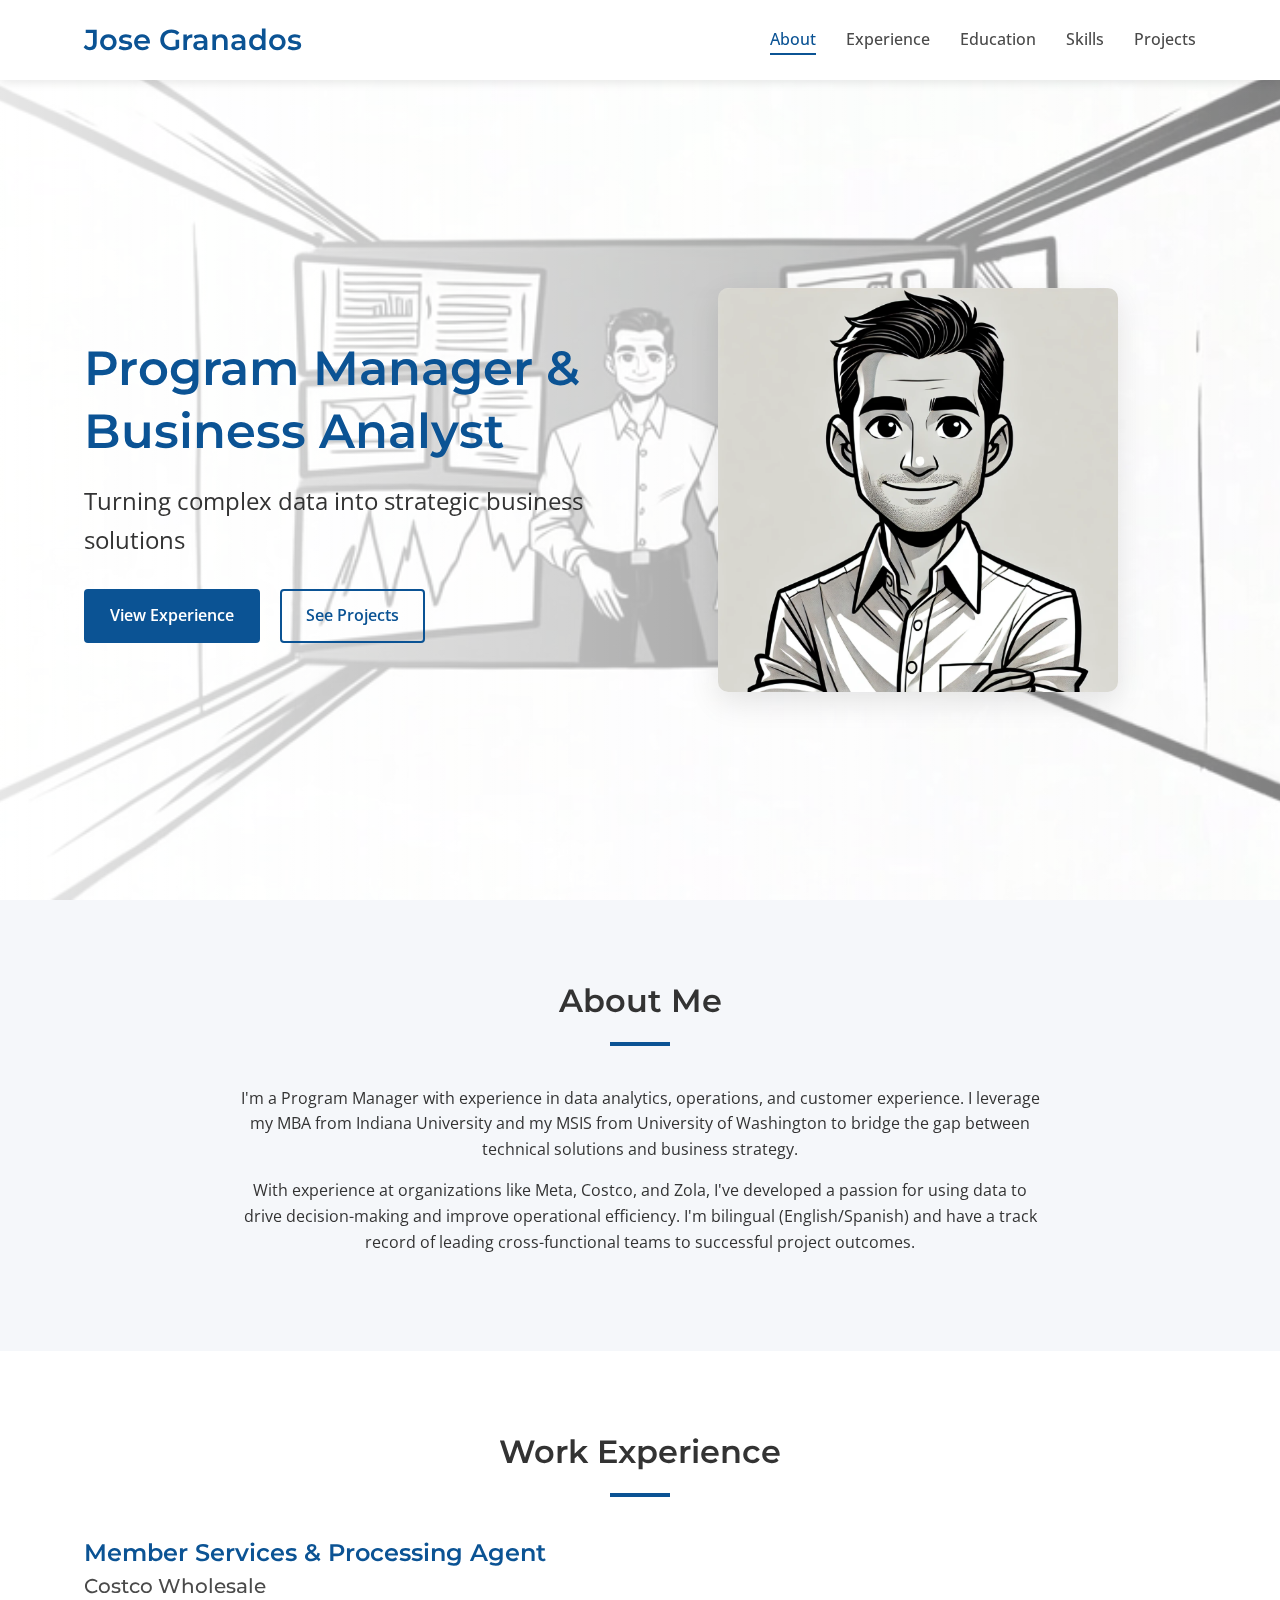
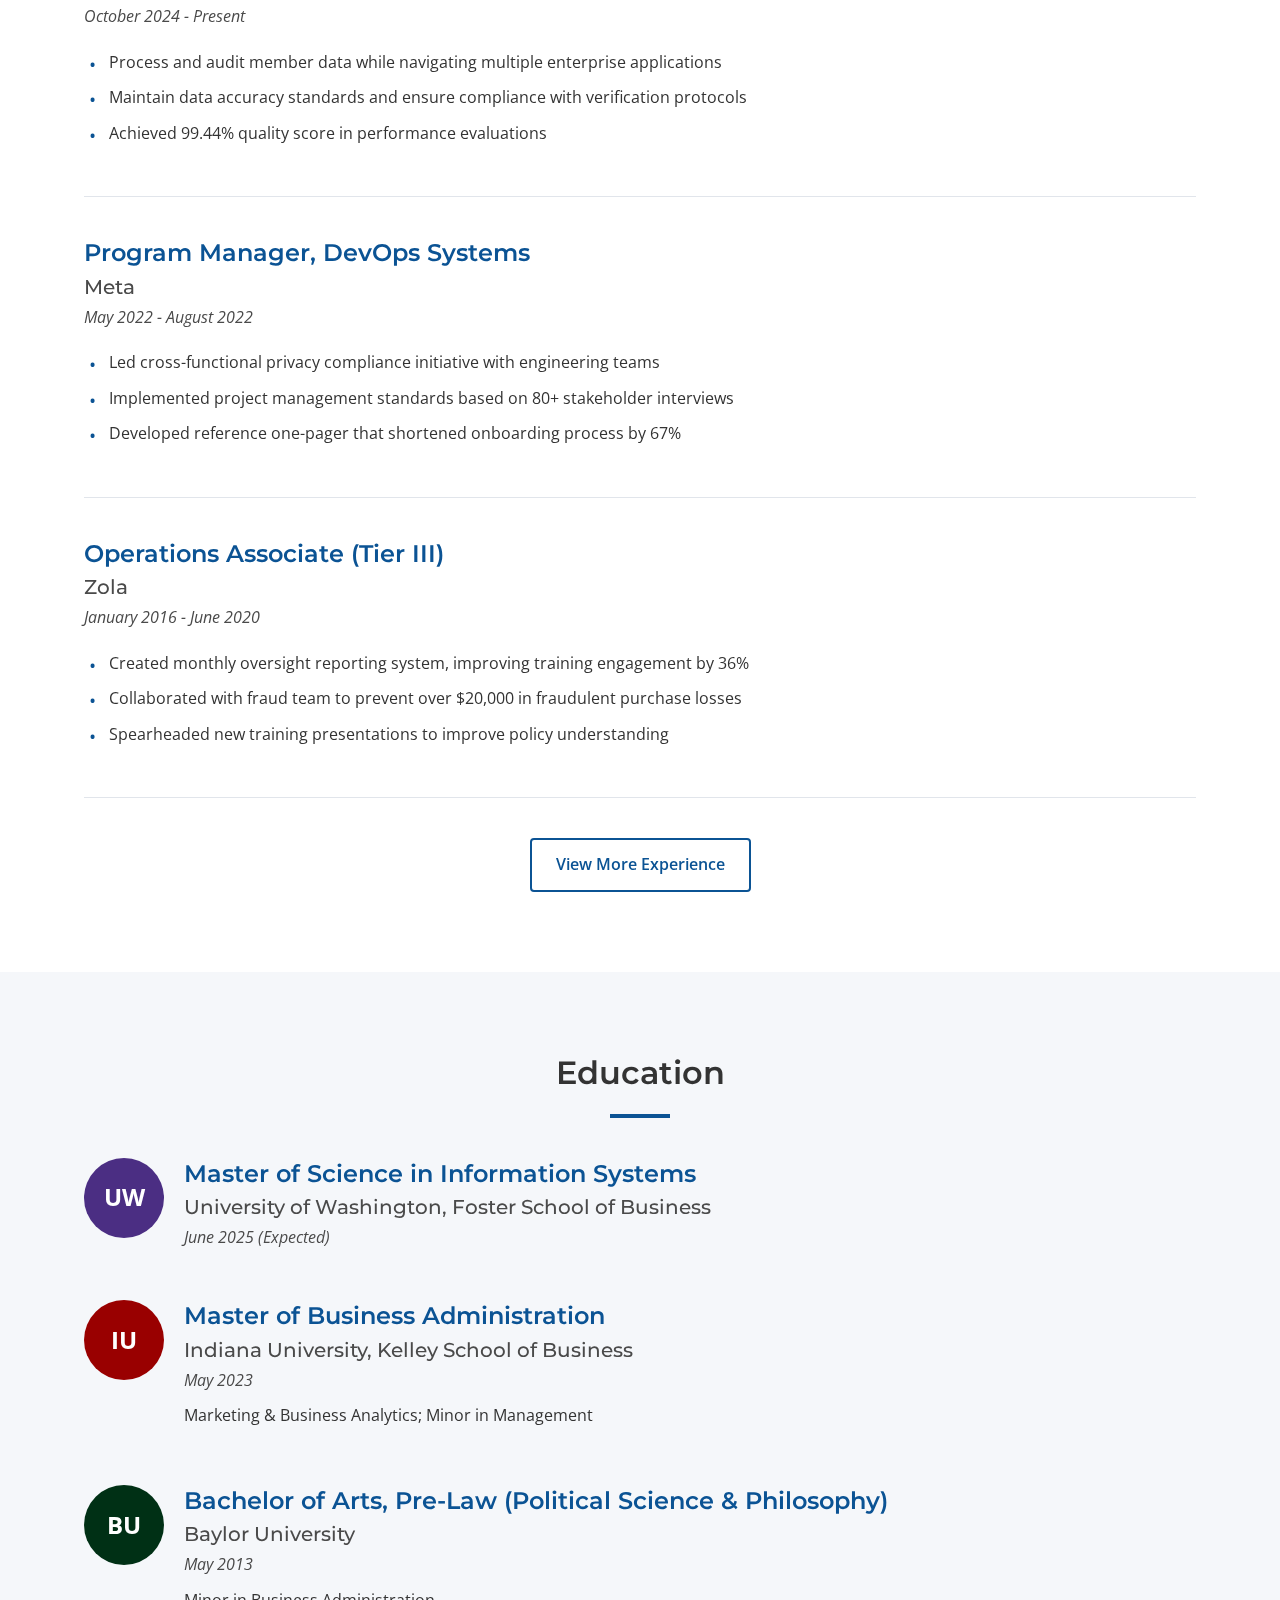
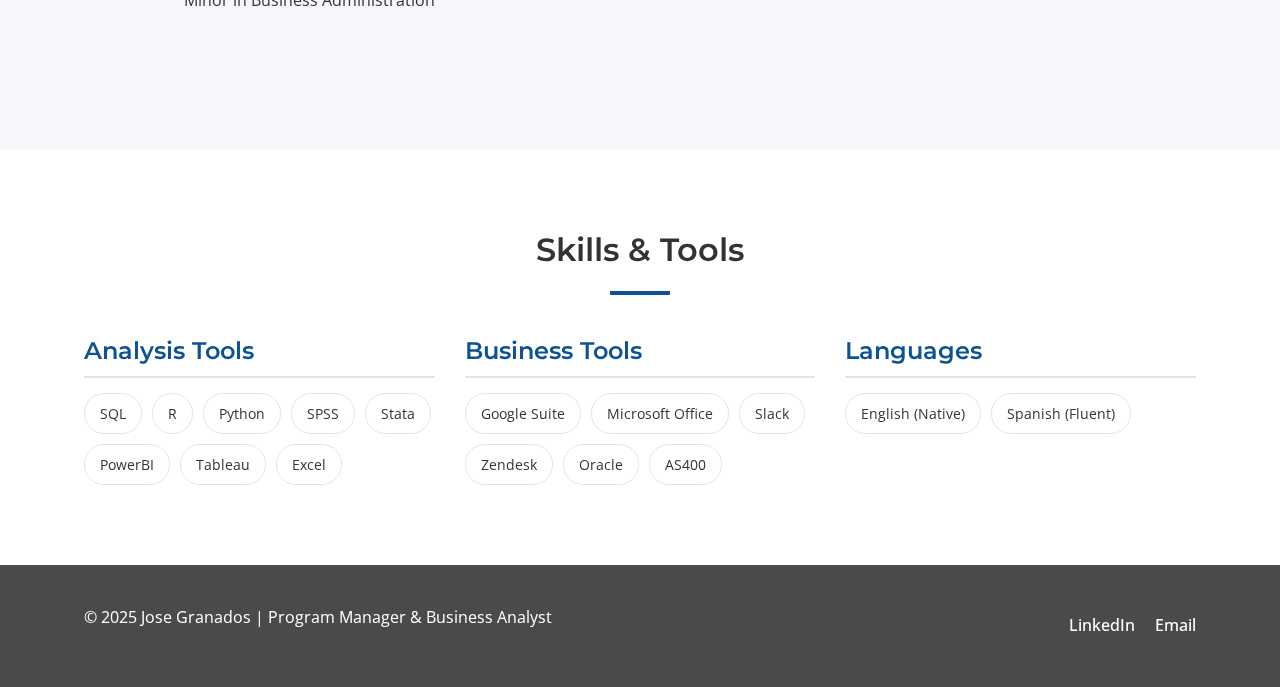
<file: index.html>
<!DOCTYPE html>
<html lang="en">
<head>
    <meta charset="UTF-8">
    <meta name="viewport" content="width=device-width, initial-scale=1.0">
    <title>Jose Granados | Program Manager</title>
    <link rel="stylesheet" href="styles.css">
    <link rel="preconnect" href="https://fonts.googleapis.com">
    <link rel="preconnect" href="https://fonts.gstatic.com" crossorigin>
    <link href="https://fonts.googleapis.com/css2?family=Montserrat:wght@400;500;600;700&family=Open+Sans:wght@400;500;600&display=swap" rel="stylesheet">
</head>
<body>
    <header class="header">
        <div class="container header-container">
            <div class="logo">
                <h1>Jose Granados</h1>
            </div>
            <nav class="nav">
                <ul>
                    <li><a href="#about" class="active">About</a></li>
                    <li><a href="#experience">Experience</a></li>
                    <li><a href="#education">Education</a></li>
                    <li><a href="#skills">Skills</a></li>
                    <li><a href="projects.html">Projects</a></li>
                </ul>
            </nav>
        </div>
    </header>

    <section class="hero">
        <div class="hero-bg">
            <video autoplay loop muted playsinline id="hero-video">
                <source src="video.mp4" type="video/mp4">
                Your browser does not support the video tag.
            </video>
        </div>
        <div class="container hero-content">
            <div class="hero-text">
                <h2>Program Manager & Business Analyst</h2>
                <p>Turning complex data into strategic business solutions</p>
                <div class="hero-buttons">
                    <a href="#experience" class="btn btn-primary">View Experience</a>
                    <a href="projects.html" class="btn btn-secondary">See Projects</a>
                </div>
            </div>
            <div class="hero-image">
                <img src="portrait.png" alt="Jose Granados" class="portrait">
            </div>
        </div>
    </section>

    <section id="about" class="about section">
        <div class="container">
            <h2 class="section-title">About Me</h2>
            <div class="about-content">
                <p>I'm a Program Manager with experience in data analytics, operations, and customer experience. I leverage my MBA from Indiana University and my MSIS from University of Washington to bridge the gap between technical solutions and business strategy.</p>
                <p>With experience at organizations like Meta, Costco, and Zola, I've developed a passion for using data to drive decision-making and improve operational efficiency. I'm bilingual (English/Spanish) and have a track record of leading cross-functional teams to successful project outcomes.</p>
            </div>
        </div>
    </section>

    <section id="experience" class="experience section">
        <div class="container">
            <h2 class="section-title">Work Experience</h2>
            
            <div class="experience-item">
                <div class="experience-header">
                    <h3>Member Services & Processing Agent</h3>
                    <h4>Costco Wholesale</h4>
                    <span class="date">October 2024 - Present</span>
                </div>
                <ul class="experience-details">
                    <li>Process and audit member data while navigating multiple enterprise applications</li>
                    <li>Maintain data accuracy standards and ensure compliance with verification protocols</li>
                    <li>Achieved 99.44% quality score in performance evaluations</li>
                </ul>
            </div>

            <div class="experience-item">
                <div class="experience-header">
                    <h3>Program Manager, DevOps Systems</h3>
                    <h4>Meta</h4>
                    <span class="date">May 2022 - August 2022</span>
                </div>
                <ul class="experience-details">
                    <li>Led cross-functional privacy compliance initiative with engineering teams</li>
                    <li>Implemented project management standards based on 80+ stakeholder interviews</li>
                    <li>Developed reference one-pager that shortened onboarding process by 67%</li>
                </ul>
            </div>

            <div class="experience-item">
                <div class="experience-header">
                    <h3>Operations Associate (Tier III)</h3>
                    <h4>Zola</h4>
                    <span class="date">January 2016 - June 2020</span>
                </div>
                <ul class="experience-details">
                    <li>Created monthly oversight reporting system, improving training engagement by 36%</li>
                    <li>Collaborated with fraud team to prevent over $20,000 in fraudulent purchase losses</li>
                    <li>Spearheaded new training presentations to improve policy understanding</li>
                </ul>
            </div>

            <div class="view-more">
                <a href="projects.html" class="btn btn-outline">View More Experience</a>
            </div>
        </div>
    </section>

    <section id="education" class="education section">
        <div class="container">
            <h2 class="section-title">Education</h2>
            
            <div class="education-item">
                <div class="education-logo">
                    <div class="edu-circle uw">UW</div>
                </div>
                <div class="education-details">
                    <h3>Master of Science in Information Systems</h3>
                    <h4>University of Washington, Foster School of Business</h4>
                    <span class="date">June 2025 (Expected)</span>
                </div>
            </div>

            <div class="education-item">
                <div class="education-logo">
                    <div class="edu-circle iu">IU</div>
                </div>
                <div class="education-details">
                    <h3>Master of Business Administration</h3>
                    <h4>Indiana University, Kelley School of Business</h4>
                    <span class="date">May 2023</span>
                    <p>Marketing & Business Analytics; Minor in Management</p>
                </div>
            </div>

            <div class="education-item">
                <div class="education-logo">
                    <div class="edu-circle bu">BU</div>
                </div>
                <div class="education-details">
                    <h3>Bachelor of Arts, Pre-Law (Political Science & Philosophy)</h3>
                    <h4>Baylor University</h4>
                    <span class="date">May 2013</span>
                    <p>Minor in Business Administration</p>
                </div>
            </div>
        </div>
    </section>

    <section id="skills" class="skills section">
        <div class="container">
            <h2 class="section-title">Skills & Tools</h2>
            
            <div class="skills-container">
                <div class="skills-category">
                    <h3>Analysis Tools</h3>
                    <ul class="skills-list">
                        <li>SQL</li>
                        <li>R</li>
                        <li>Python</li>
                        <li>SPSS</li>
                        <li>Stata</li>
                        <li>PowerBI</li>
                        <li>Tableau</li>
                        <li>Excel</li>
                    </ul>
                </div>
                
                <div class="skills-category">
                    <h3>Business Tools</h3>
                    <ul class="skills-list">
                        <li>Google Suite</li>
                        <li>Microsoft Office</li>
                        <li>Slack</li>
                        <li>Zendesk</li>
                        <li>Oracle</li>
                        <li>AS400</li>
                    </ul>
                </div>
                
                <div class="skills-category">
                    <h3>Languages</h3>
                    <ul class="skills-list">
                        <li>English (Native)</li>
                        <li>Spanish (Fluent)</li>
                    </ul>
                </div>
            </div>
        </div>
    </section>

    <footer class="footer">
        <div class="container">
            <div class="footer-content">
                <div class="footer-info">
                    <p>&copy; 2025 Jose Granados | Program Manager & Business Analyst</p>
                </div>
                <div class="footer-social">
                    <a href="https://linkedin.com/in/josedavidgranados" target="_blank" class="social-link">LinkedIn</a>
                    <a href="mailto:jgranados696@gmail.com" class="social-link">Email</a>
                </div>
            </div>
        </div>
    </footer>

    <script>
        // Smooth scrolling for navigation links
        document.querySelectorAll('a[href^="#"]').forEach(anchor => {
            anchor.addEventListener('click', function (e) {
                e.preventDefault();
                document.querySelector(this.getAttribute('href')).scrollIntoView({
                    behavior: 'smooth'
                });
            });
        });
    </script>

    <script>
        document.addEventListener('DOMContentLoaded', function() {
            const video = document.getElementById('hero-video');
            video.play();
            video.addEventListener('ended', function() {
              this.currentTime = 0;
              this.play();
            }, false);
        });
    </script>

</body>
</html>
</file>
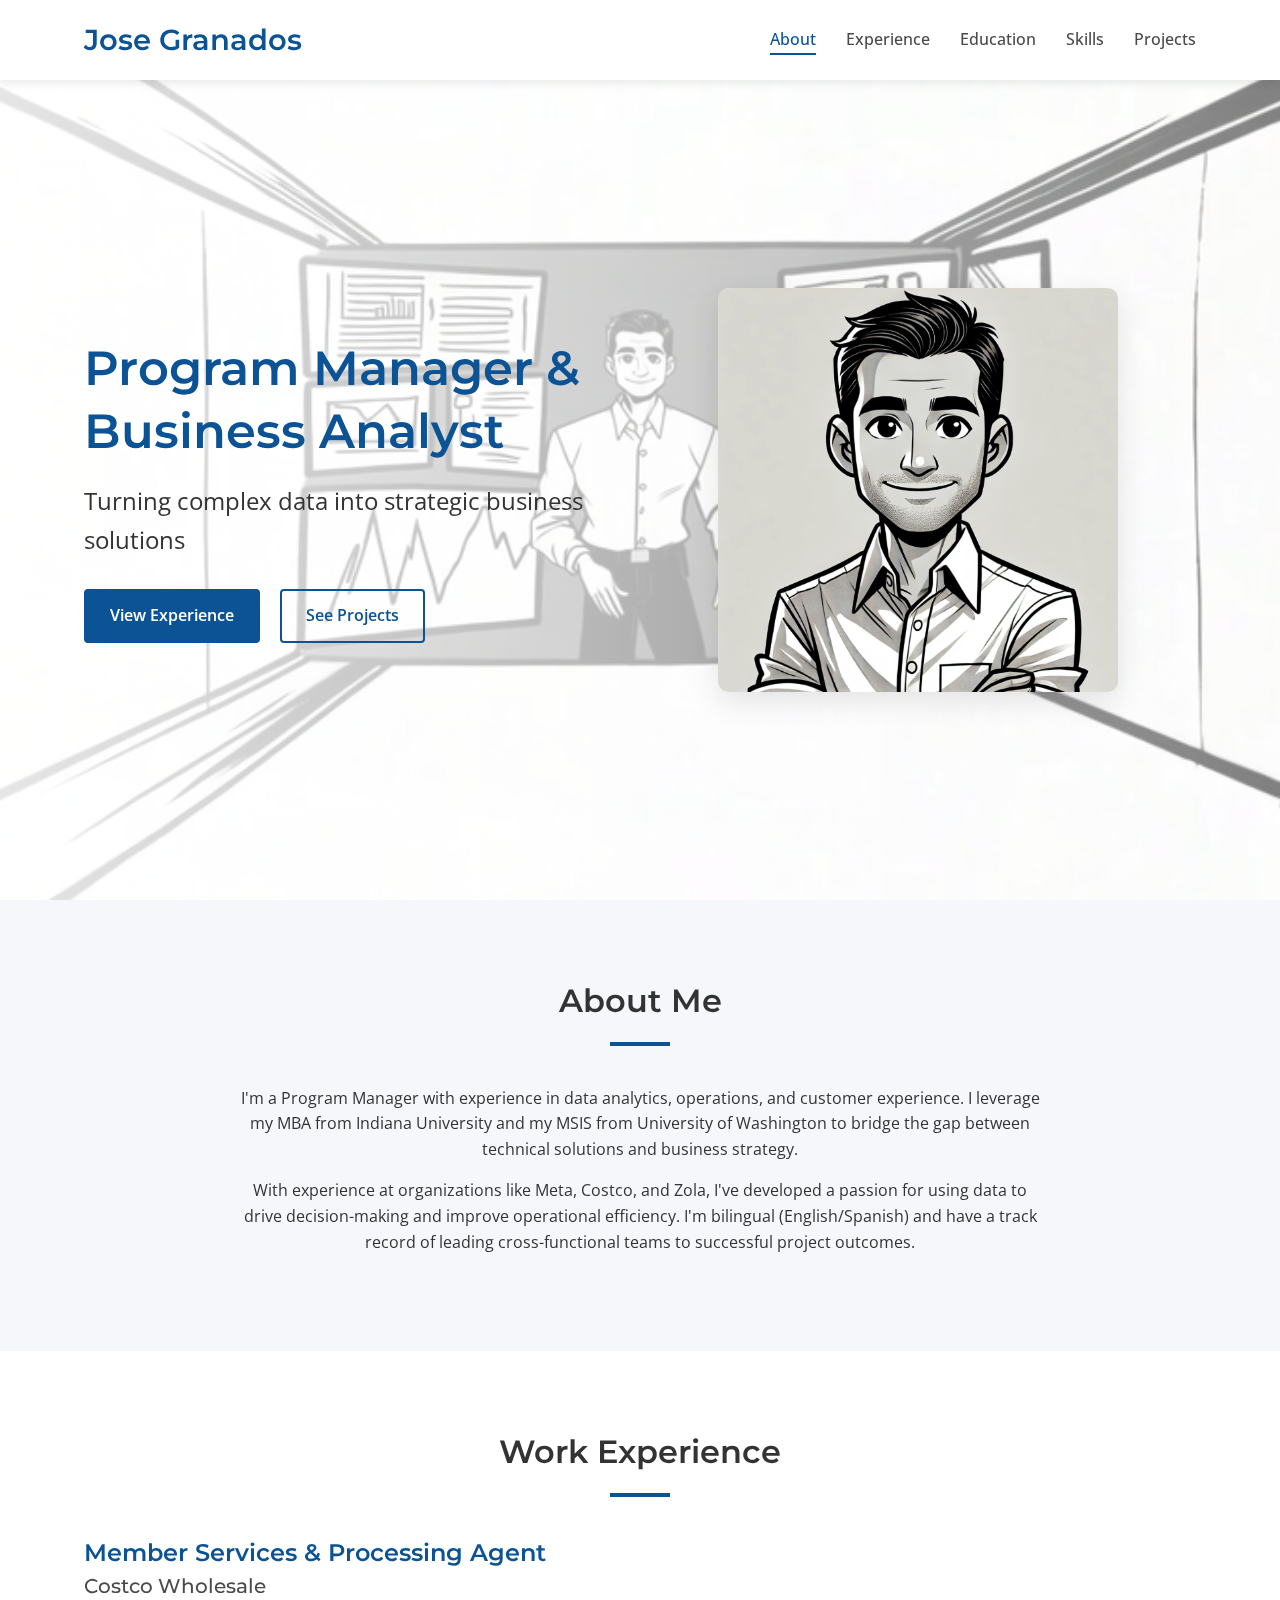
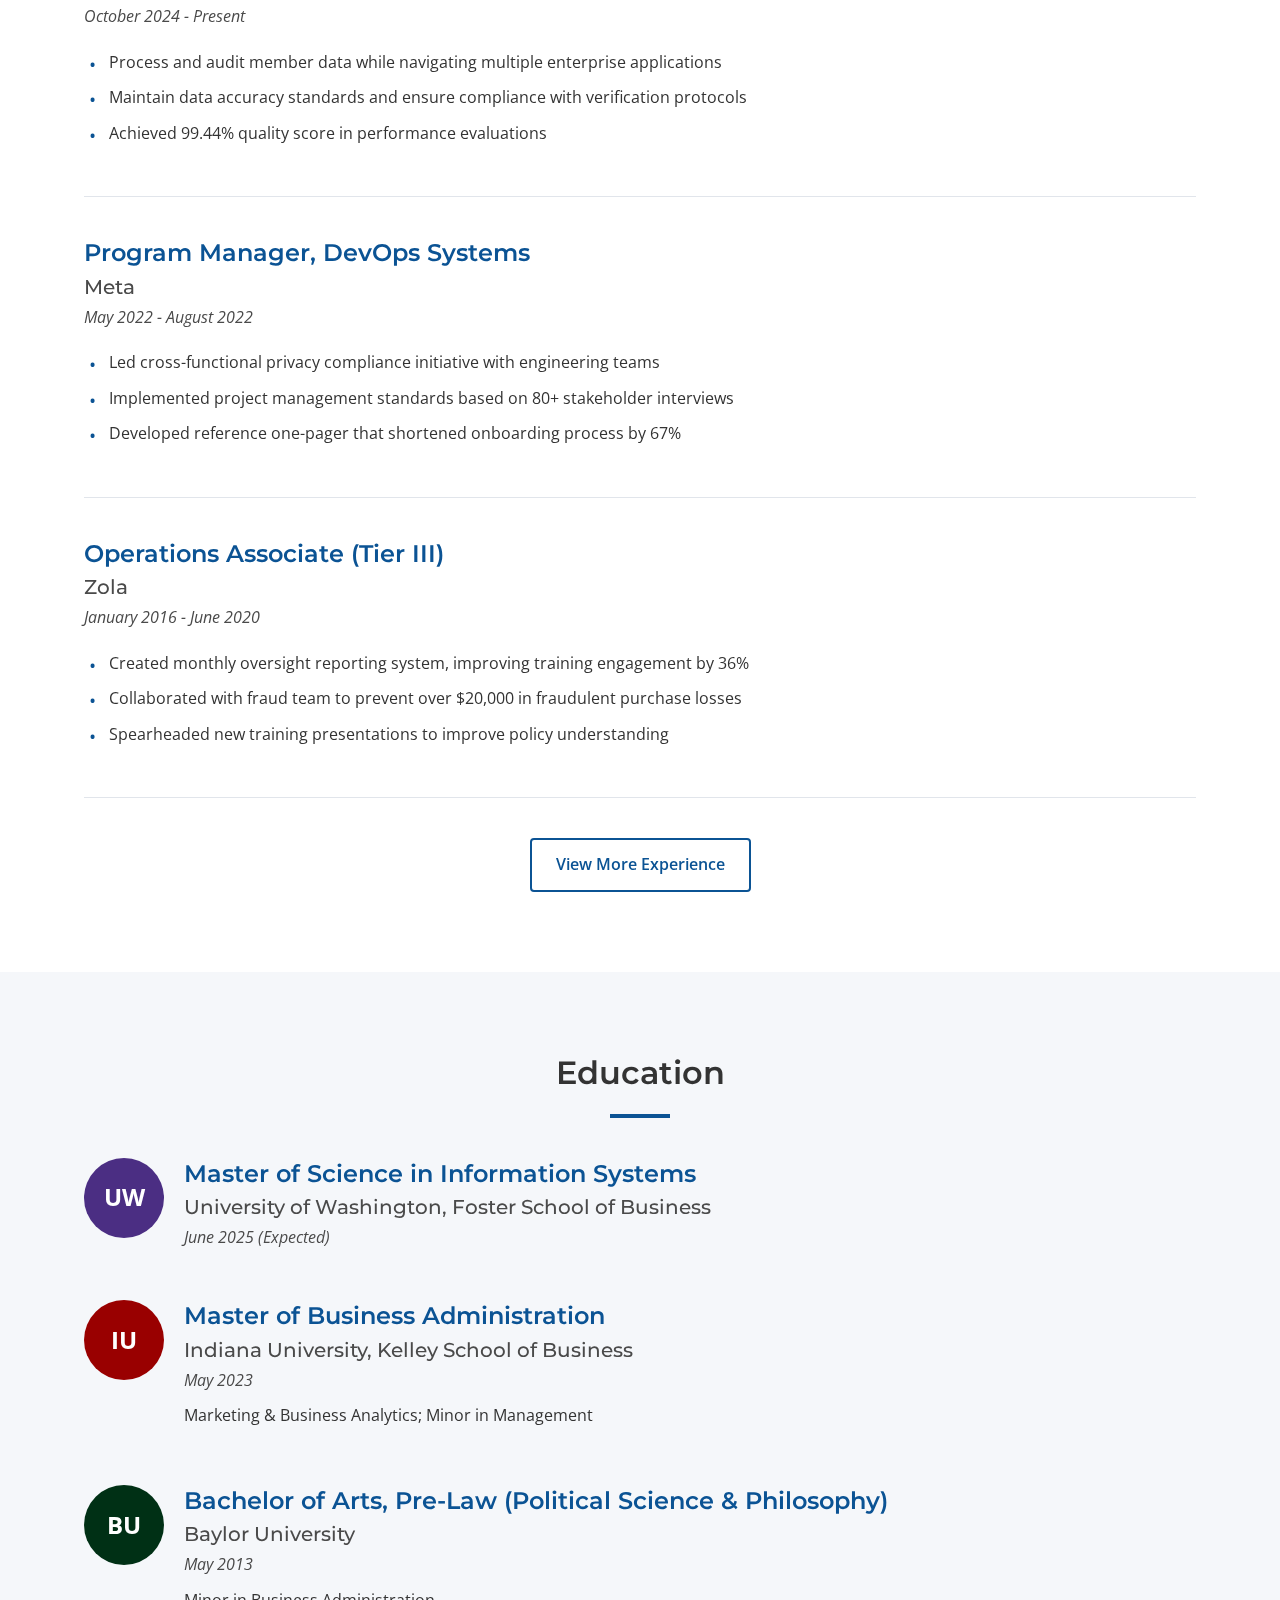
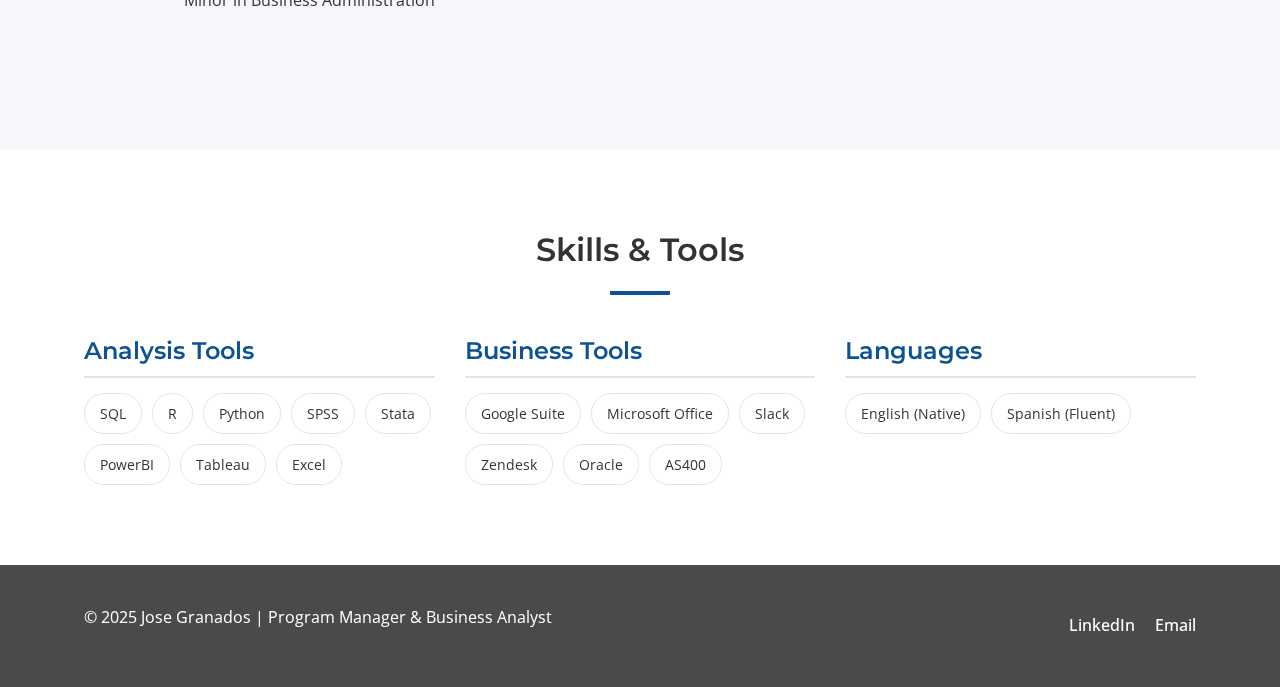
<file: index-html.html>
<!DOCTYPE html>
<html lang="en">
<head>
    <meta charset="UTF-8">
    <meta name="viewport" content="width=device-width, initial-scale=1.0">
    <title>Jose Granados | Program Manager</title>
    <link rel="stylesheet" href="styles.css">
    <link rel="preconnect" href="https://fonts.googleapis.com">
    <link rel="preconnect" href="https://fonts.gstatic.com" crossorigin>
    <link href="https://fonts.googleapis.com/css2?family=Montserrat:wght@400;500;600;700&family=Open+Sans:wght@400;500;600&display=swap" rel="stylesheet">
</head>
<body>
    <header class="header">
        <div class="container header-container">
            <div class="logo">
                <h1>Jose Granados</h1>
            </div>
            <nav class="nav">
                <ul>
                    <li><a href="#about" class="active">About</a></li>
                    <li><a href="#experience">Experience</a></li>
                    <li><a href="#education">Education</a></li>
                    <li><a href="#skills">Skills</a></li>
                    <li><a href="projects.html">Projects</a></li>
                </ul>
            </nav>
        </div>
    </header>

    <section class="hero">
        <div class="hero-bg">
            <video autoplay loop muted id="hero-video">
                <source src="video.mp4" type="video/mp4">
                Your browser does not support the video tag.
            </video>
        </div>
        <div class="container hero-content">
            <div class="hero-text">
                <h2>Program Manager & Business Analyst</h2>
                <p>Turning complex data into strategic business solutions</p>
                <div class="hero-buttons">
                    <a href="#experience" class="btn btn-primary">View Experience</a>
                    <a href="projects.html" class="btn btn-secondary">See Projects</a>
                </div>
            </div>
            <div class="hero-image">
                <img src="portrait.png" alt="Jose Granados" class="portrait">
            </div>
        </div>
    </section>

    <section id="about" class="about section">
        <div class="container">
            <h2 class="section-title">About Me</h2>
            <div class="about-content">
                <p>I'm a Program Manager with experience in data analytics, operations, and customer experience. I leverage my MBA from Indiana University and my MSIS from University of Washington to bridge the gap between technical solutions and business strategy.</p>
                <p>With experience at organizations like Meta, Costco, and Zola, I've developed a passion for using data to drive decision-making and improve operational efficiency. I'm bilingual (English/Spanish) and have a track record of leading cross-functional teams to successful project outcomes.</p>
            </div>
        </div>
    </section>

    <section id="experience" class="experience section">
        <div class="container">
            <h2 class="section-title">Work Experience</h2>
            
            <div class="experience-item">
                <div class="experience-header">
                    <h3>Member Services & Processing Agent</h3>
                    <h4>Costco Wholesale</h4>
                    <span class="date">October 2024 - Present</span>
                </div>
                <ul class="experience-details">
                    <li>Process and audit member data while navigating multiple enterprise applications</li>
                    <li>Maintain data accuracy standards and ensure compliance with verification protocols</li>
                    <li>Achieved 99.44% quality score in performance evaluations</li>
                </ul>
            </div>

            <div class="experience-item">
                <div class="experience-header">
                    <h3>Program Manager, DevOps Systems</h3>
                    <h4>Meta</h4>
                    <span class="date">May 2022 - August 2022</span>
                </div>
                <ul class="experience-details">
                    <li>Led cross-functional privacy compliance initiative with engineering teams</li>
                    <li>Implemented project management standards based on 80+ stakeholder interviews</li>
                    <li>Developed reference one-pager that shortened onboarding process by 67%</li>
                </ul>
            </div>

            <div class="experience-item">
                <div class="experience-header">
                    <h3>Operations Associate (Tier III)</h3>
                    <h4>Zola</h4>
                    <span class="date">January 2016 - June 2020</span>
                </div>
                <ul class="experience-details">
                    <li>Created monthly oversight reporting system, improving training engagement by 36%</li>
                    <li>Collaborated with fraud team to prevent over $20,000 in fraudulent purchase losses</li>
                    <li>Spearheaded new training presentations to improve policy understanding</li>
                </ul>
            </div>

            <div class="view-more">
                <a href="projects.html" class="btn btn-outline">View More Experience</a>
            </div>
        </div>
    </section>

    <section id="education" class="education section">
        <div class="container">
            <h2 class="section-title">Education</h2>
            
            <div class="education-item">
                <div class="education-logo">
                    <div class="edu-circle uw">UW</div>
                </div>
                <div class="education-details">
                    <h3>Master of Science in Information Systems</h3>
                    <h4>University of Washington, Foster School of Business</h4>
                    <span class="date">June 2025 (Expected)</span>
                </div>
            </div>

            <div class="education-item">
                <div class="education-logo">
                    <div class="edu-circle iu">IU</div>
                </div>
                <div class="education-details">
                    <h3>Master of Business Administration</h3>
                    <h4>Indiana University, Kelley School of Business</h4>
                    <span class="date">May 2023</span>
                    <p>Marketing & Business Analytics; Minor in Management</p>
                </div>
            </div>

            <div class="education-item">
                <div class="education-logo">
                    <div class="edu-circle bu">BU</div>
                </div>
                <div class="education-details">
                    <h3>Bachelor of Arts, Pre-Law (Political Science & Philosophy)</h3>
                    <h4>Baylor University</h4>
                    <span class="date">May 2013</span>
                    <p>Minor in Business Administration</p>
                </div>
            </div>
        </div>
    </section>

    <section id="skills" class="skills section">
        <div class="container">
            <h2 class="section-title">Skills & Tools</h2>
            
            <div class="skills-container">
                <div class="skills-category">
                    <h3>Analysis Tools</h3>
                    <ul class="skills-list">
                        <li>SQL</li>
                        <li>R</li>
                        <li>Python</li>
                        <li>SPSS</li>
                        <li>Stata</li>
                        <li>PowerBI</li>
                        <li>Tableau</li>
                        <li>Excel</li>
                    </ul>
                </div>
                
                <div class="skills-category">
                    <h3>Business Tools</h3>
                    <ul class="skills-list">
                        <li>Google Suite</li>
                        <li>Microsoft Office</li>
                        <li>Slack</li>
                        <li>Zendesk</li>
                        <li>Oracle</li>
                        <li>AS400</li>
                    </ul>
                </div>
                
                <div class="skills-category">
                    <h3>Languages</h3>
                    <ul class="skills-list">
                        <li>English (Native)</li>
                        <li>Spanish (Fluent)</li>
                    </ul>
                </div>
            </div>
        </div>
    </section>

    <footer class="footer">
        <div class="container">
            <div class="footer-content">
                <div class="footer-info">
                    <p>&copy; 2025 Jose Granados | Program Manager & Business Analyst</p>
                </div>
                <div class="footer-social">
                    <a href="https://linkedin.com/in/josedavidgranados" target="_blank" class="social-link">LinkedIn</a>
                    <a href="mailto:jgranados696@gmail.com" class="social-link">Email</a>
                </div>
            </div>
        </div>
    </footer>

    <script>
        // Smooth scrolling for navigation links
        document.querySelectorAll('a[href^="#"]').forEach(anchor => {
            anchor.addEventListener('click', function (e) {
                e.preventDefault();
                document.querySelector(this.getAttribute('href')).scrollIntoView({
                    behavior: 'smooth'
                });
            });
        });
    </script>
</body>
</html>
</file>
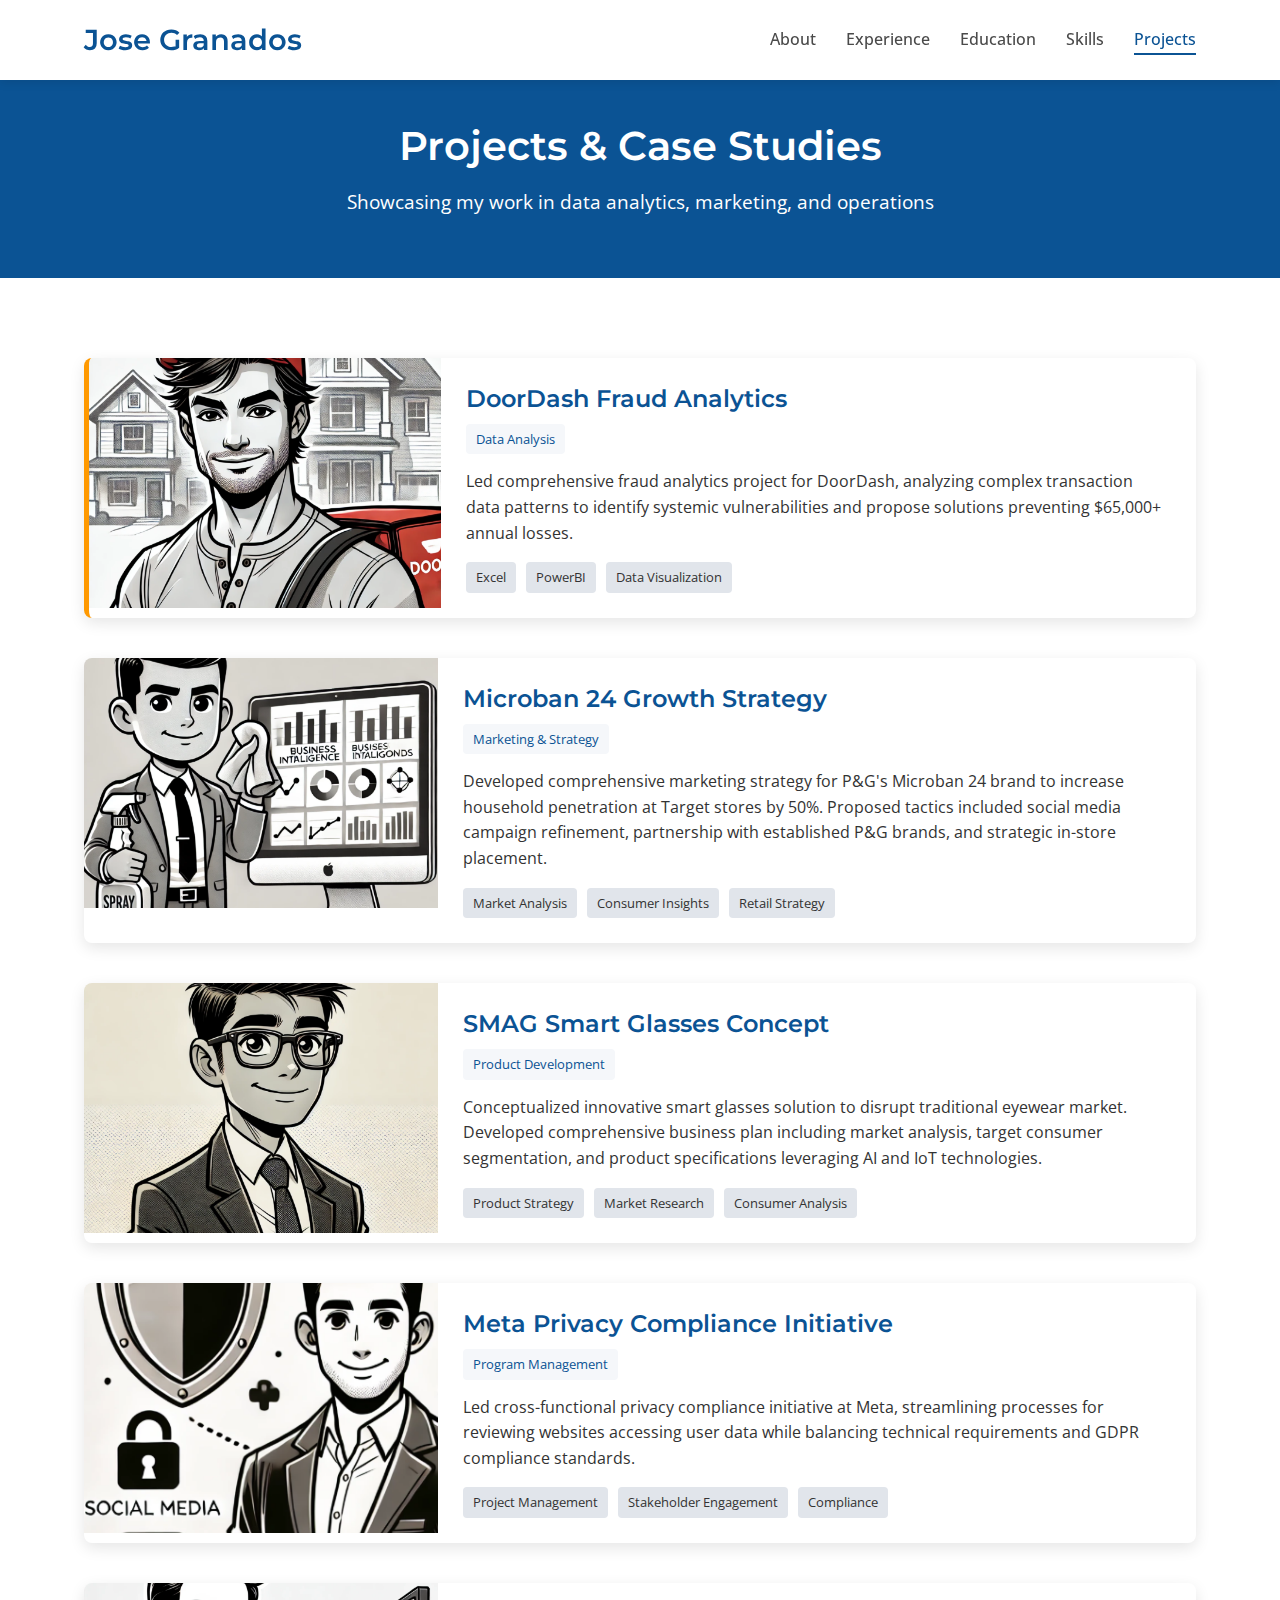
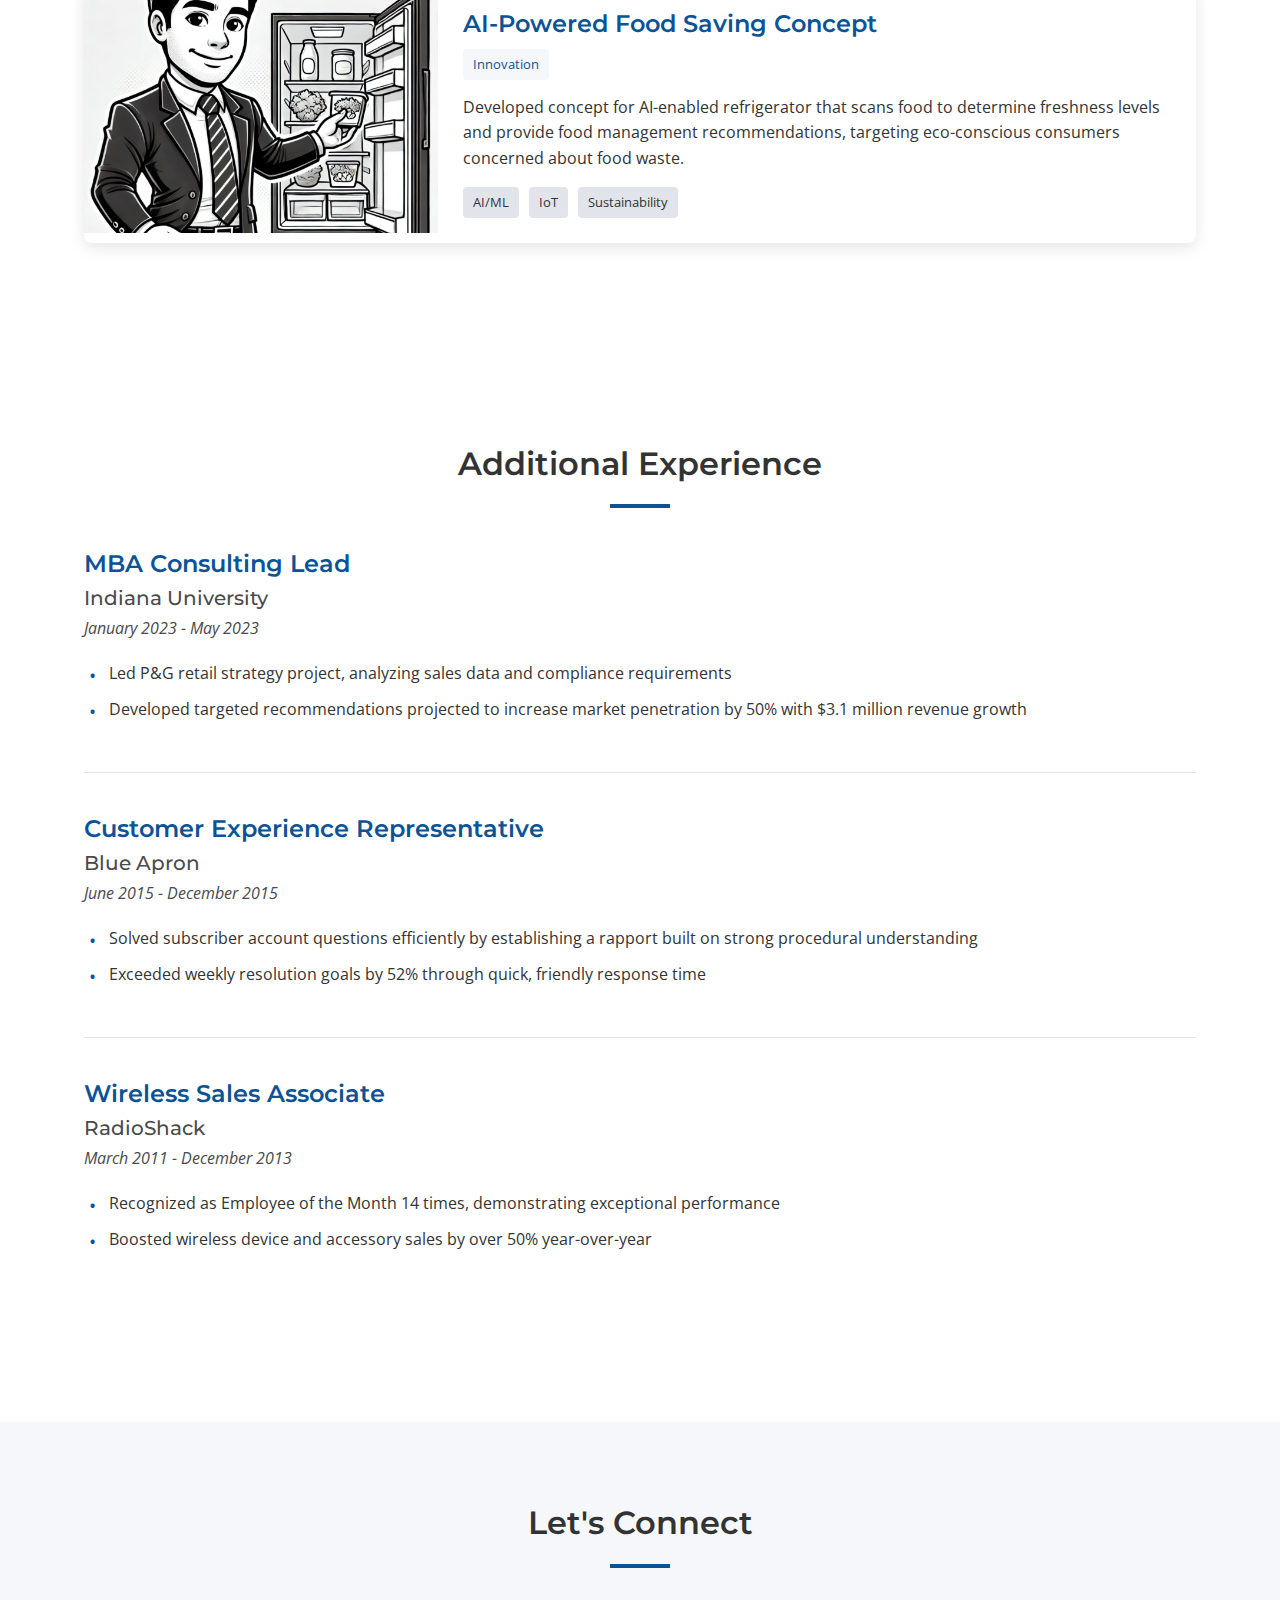
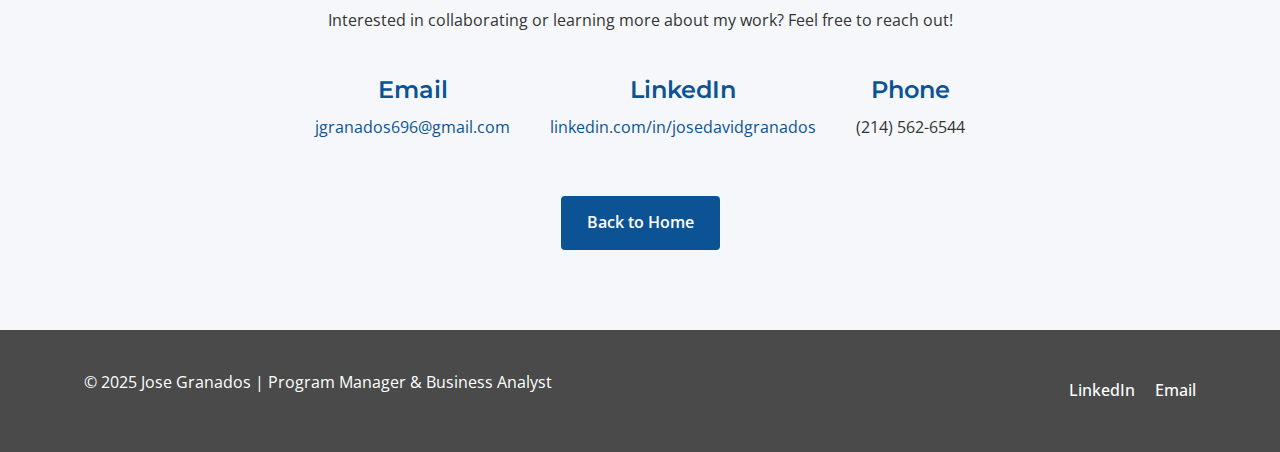
<file: projects.html>
<!DOCTYPE html>
<html lang="en">
<head>
    <meta charset="UTF-8">
    <meta name="viewport" content="width=device-width, initial-scale=1.0">
    <title>Jose Granados | Projects & Case Studies</title>
    <link rel="stylesheet" href="styles.css">
    <link rel="preconnect" href="https://fonts.googleapis.com">
    <link rel="preconnect" href="https://fonts.gstatic.com" crossorigin>
    <link href="https://fonts.googleapis.com/css2?family=Montserrat:wght@400;500;600;700&family=Open+Sans:wght@400;500;600&display=swap" rel="stylesheet">
</head>
<body>
    <header class="header">
        <div class="container header-container">
            <div class="logo">
                <h1>Jose Granados</h1>
            </div>
            <nav class="nav">
                <ul>
                    <li><a href="index.html#about">About</a></li>
                    <li><a href="index.html#experience">Experience</a></li>
                    <li><a href="index.html#education">Education</a></li>
                    <li><a href="index.html#skills">Skills</a></li>
                    <li><a href="projects.html" class="active">Projects</a></li>
                </ul>
            </nav>
        </div>
    </header>

    <section class="projects-hero">
        <div class="container">
            <h2 class="page-title">Projects & Case Studies</h2>
            <p class="page-subtitle">Showcasing my work in data analytics, marketing, and operations</p>
        </div>
    </section>

    <section class="projects-grid section">
        <div class="container">
            <div class="project-card featured">
                <div class="project-image">
                    <img src="doordashpic.png" alt="DoorDash Fraud Analytics Project">
                </div>
                <div class="project-content">
                    <h3>DoorDash Fraud Analytics</h3>
                    <span class="project-category">Data Analysis</span>
                    <p>Led comprehensive fraud analytics project for DoorDash, analyzing complex transaction data patterns to identify systemic vulnerabilities and propose solutions preventing $65,000+ annual losses.</p>
                    <div class="project-tech">
                        <span>Excel</span>
                        <span>PowerBI</span>
                        <span>Data Visualization</span>
                    </div>
                </div>
            </div>
    
            <div class="project-card">
                <div class="project-image">
                    <img src="microban24project.png" alt="Microban 24 Marketing Strategy">
                </div>
                <div class="project-content">
                    <h3>Microban 24 Growth Strategy</h3>
                    <span class="project-category">Marketing & Strategy</span>
                    <p>Developed comprehensive marketing strategy for P&G's Microban 24 brand to increase household penetration at Target stores by 50%. Proposed tactics included social media campaign refinement, partnership with established P&G brands, and strategic in-store placement.</p>
                    <div class="project-tech">
                        <span>Market Analysis</span>
                        <span>Consumer Insights</span>
                        <span>Retail Strategy</span>
                    </div>
                </div>
            </div>
    
            <div class="project-card">
                <div class="project-image">
                    <img src="smartglasses.png" alt="SMAG Smart Glasses">
                </div>
                <div class="project-content">
                    <h3>SMAG Smart Glasses Concept</h3>
                    <span class="project-category">Product Development</span>
                    <p>Conceptualized innovative smart glasses solution to disrupt traditional eyewear market. Developed comprehensive business plan including market analysis, target consumer segmentation, and product specifications leveraging AI and IoT technologies.</p>
                    <div class="project-tech">
                        <span>Product Strategy</span>
                        <span>Market Research</span>
                        <span>Consumer Analysis</span>
                    </div>
                </div>
            </div>
    
            <div class="project-card">
                <div class="project-image">
                    <img src="devopsproject.png" alt="Meta Privacy Compliance">
                </div>
                <div class="project-content">
                    <h3>Meta Privacy Compliance Initiative</h3>
                    <span class="project-category">Program Management</span>
                    <p>Led cross-functional privacy compliance initiative at Meta, streamlining processes for reviewing websites accessing user data while balancing technical requirements and GDPR compliance standards.</p>
                    <div class="project-tech">
                        <span>Project Management</span>
                        <span>Stakeholder Engagement</span>
                        <span>Compliance</span>
                    </div>
                </div>
            </div>
    
            <div class="project-card">
                <div class="project-image">
                    <img src="ai_fridge.png" alt="AI Food Saving Refrigerator">
                </div>
                <div class="project-content">
                    <h3>AI-Powered Food Saving Concept</h3>
                    <span class="project-category">Innovation</span>
                    <p>Developed concept for AI-enabled refrigerator that scans food to determine freshness levels and provide food management recommendations, targeting eco-conscious consumers concerned about food waste.</p>
                    <div class="project-tech">
                        <span>AI/ML</span>
                        <span>IoT</span>
                        <span>Sustainability</span>
                    </div>
                </div>
            </div>
        </div>
    </section>

    <section class="additional-experience section">
        <div class="container">
            <h2 class="section-title">Additional Experience</h2>
            
            <div class="experience-item">
                <div class="experience-header">
                    <h3>MBA Consulting Lead</h3>
                    <h4>Indiana University</h4>
                    <span class="date">January 2023 - May 2023</span>
                </div>
                <ul class="experience-details">
                    <li>Led P&G retail strategy project, analyzing sales data and compliance requirements</li>
                    <li>Developed targeted recommendations projected to increase market penetration by 50% with $3.1 million revenue growth</li>
                </ul>
            </div>

            <div class="experience-item">
                <div class="experience-header">
                    <h3>Customer Experience Representative</h3>
                    <h4>Blue Apron</h4>
                    <span class="date">June 2015 - December 2015</span>
                </div>
                <ul class="experience-details">
                    <li>Solved subscriber account questions efficiently by establishing a rapport built on strong procedural understanding</li>
                    <li>Exceeded weekly resolution goals by 52% through quick, friendly response time</li>
                </ul>
            </div>

            <div class="experience-item">
                <div class="experience-header">
                    <h3>Wireless Sales Associate</h3>
                    <h4>RadioShack</h4>
                    <span class="date">March 2011 - December 2013</span>
                </div>
                <ul class="experience-details">
                    <li>Recognized as Employee of the Month 14 times, demonstrating exceptional performance</li>
                    <li>Boosted wireless device and accessory sales by over 50% year-over-year</li>
                </ul>
            </div>
        </div>
    </section>

    <section class="contact section">
        <div class="container">
            <h2 class="section-title">Let's Connect</h2>
            <p class="contact-intro">Interested in collaborating or learning more about my work? Feel free to reach out!</p>
            
            <div class="contact-methods">
                <div class="contact-method">
                    <h3>Email</h3>
                    <p><a href="mailto:jgranados696@gmail.com">jgranados696@gmail.com</a></p>
                </div>
                <div class="contact-method">
                    <h3>LinkedIn</h3>
                    <p><a href="https://linkedin.com/in/josedavidgranados" target="_blank">linkedin.com/in/josedavidgranados</a></p>
                </div>
                <div class="contact-method">
                    <h3>Phone</h3>
                    <p>(214) 562-6544</p>
                </div>
            </div>
            
            <div class="back-home">
                <a href="index.html" class="btn btn-primary">Back to Home</a>
            </div>
        </div>
    </section>

    <footer class="footer">
        <div class="container">
            <div class="footer-content">
                <div class="footer-info">
                    <p>&copy; 2025 Jose Granados | Program Manager & Business Analyst</p>
                </div>
                <div class="footer-social">
                    <a href="https://linkedin.com/in/josedavidgranados" target="_blank" class="social-link">LinkedIn</a>
                    <a href="mailto:jgranados696@gmail.com" class="social-link">Email</a>
                </div>
            </div>
        </div>
    </footer>
</body>
</html>
</file>
<file: styles.css>
/* Base Styles */
:root {
    --primary-color: #0b5394;
    --secondary-color: #4a86e8;
    --accent-color: #ff9900;
    --light-gray: #f5f7fa;
    --medium-gray: #e1e5eb;
    --dark-gray: #4a4a4a;
    --text-color: #333333;
    --white: #ffffff;
    --uw-purple: #4b2e83;
    --iu-crimson: #990000;
    --baylor-green: #003015;
}

* {
    margin: 0;
    padding: 0;
    box-sizing: border-box;
}

body {
    font-family: 'Open Sans', sans-serif;
    color: var(--text-color);
    line-height: 1.6;
    background-color: var(--white);
}

.container {
    width: 90%;
    max-width: 1200px;
    margin: 0 auto;
    padding: 0 20px;
}

a {
    text-decoration: none;
    color: var(--primary-color);
    transition: color 0.3s ease;
}

a:hover {
    color: var(--secondary-color);
}

ul {
    list-style: none;
}

img {
    max-width: 100%;
    height: auto;
}

/* Typography */
h1, h2, h3, h4, h5, h6 {
    font-family: 'Montserrat', sans-serif;
    font-weight: 600;
    line-height: 1.3;
    margin-bottom: 0.5em;
}

h1 {
    font-size: 2.5rem;
}

h2 {
    font-size: 2rem;
}

h3 {
    font-size: 1.5rem;
}

h4 {
    font-size: 1.25rem;
}

p {
    margin-bottom: 1rem;
}

.section {
    padding: 80px 0;
}

.section-title {
    text-align: center;
    margin-bottom: 40px;
    position: relative;
}

.section-title:after {
    content: '';
    display: block;
    width: 60px;
    height: 4px;
    background-color: var(--primary-color);
    margin: 20px auto 0;
}

/* Header */
.header {
    position: fixed;
    top: 0;
    left: 0;
    width: 100%;
    background-color: var(--white);
    box-shadow: 0 2px 10px rgba(0, 0, 0, 0.1);
    z-index: 1000;
}

.header-container {
    display: flex;
    justify-content: space-between;
    align-items: center;
    height: 80px;
}

.logo h1 {
    font-size: 1.8rem;
    margin: 0;
    color: var(--primary-color);
}

.nav ul {
    display: flex;
}

.nav li {
    margin-left: 30px;
}

.nav a {
    font-weight: 500;
    color: var(--dark-gray);
    position: relative;
}

.nav a:hover {
    color: var(--primary-color);
}

.nav a.active {
    color: var(--primary-color);
}

.nav a.active:after {
    content: '';
    position: absolute;
    bottom: -5px;
    left: 0;
    width: 100%;
    height: 2px;
    background-color: var(--primary-color);
}

/* Buttons */
.btn {
    display: inline-block;
    padding: 12px 24px;
    border-radius: 4px;
    font-weight: 600;
    text-align: center;
    cursor: pointer;
    transition: all 0.3s ease;
}

.btn-primary {
    background-color: var(--primary-color);
    color: var(--white);
    border: 2px solid var(--primary-color);
}

.btn-primary:hover {
    background-color: #0a4780;
    border-color: #0a4780;
    color: var(--white);
}

.btn-secondary {
    background-color: transparent;
    color: var(--primary-color);
    border: 2px solid var(--primary-color);
}

.btn-secondary:hover {
    background-color: var(--primary-color);
    color: var(--white);
}

.btn-outline {
    background-color: transparent;
    color: var(--primary-color);
    border: 2px solid var(--primary-color);
}

.btn-outline:hover {
    background-color: var(--primary-color);
    color: var(--white);
}

/* Hero Section */
.hero {
    height: 100vh;
    position: relative;
    display: flex;
    align-items: center;
    padding-top: 80px;
    overflow: hidden;
}

.hero-bg {
    position: absolute;
    top: 0;
    left: 0;
    width: 100%;
    height: 100%;
    z-index: -1;
}

.hero-bg:after {
    content: '';
    position: absolute;
    top: 0;
    left: 0;
    width: 100%;
    height: 100%;
    background: linear-gradient(to right, rgba(255,255,255,0.9) 0%, rgba(255,255,255,0.7) 50%, rgba(255,255,255,0.5) 100%);
}

#hero-video {
    width: 100%;
    height: 100%;
    object-fit: cover;
}

.hero-content {
    display: flex;
    justify-content: space-between;
    align-items: center;
    height: 100%;
}

.hero-text {
    flex: 1;
    max-width: 600px;
}

.hero-text h2 {
    font-size: 3rem;
    margin-bottom: 20px;
    color: var(--primary-color);
}

.hero-text p {
    font-size: 1.5rem;
    margin-bottom: 30px;
}

.hero-buttons {
    display: flex;
    gap: 20px;
}

.hero-image {
    flex: 1;
    display: flex;
    justify-content: center;
    align-items: center;
}

.portrait {
    max-width: 400px;
    border-radius: 10px;
    box-shadow: 0 10px 30px rgba(0, 0, 0, 0.1);
}

/* About Section */
.about {
    background-color: var(--light-gray);
}

.about-content {
    max-width: 800px;
    margin: 0 auto;
    text-align: center;
}

/* Experience Section */
.experience-item {
    margin-bottom: 40px;
    padding-bottom: 40px;
    border-bottom: 1px solid var(--medium-gray);
}

.experience-item:last-child {
    border-bottom: none;
}

.experience-header {
    margin-bottom: 20px;
}

.experience-header h3 {
    color: var(--primary-color);
    margin-bottom: 5px;
}

.experience-header h4 {
    color: var(--dark-gray);
    font-weight: 500;
    margin-bottom: 5px;
}

.date {
    display: block;
    color: var(--dark-gray);
    font-style: italic;
    margin-bottom: 10px;
}

.experience-details li {
    position: relative;
    padding-left: 25px;
    margin-bottom: 10px;
}

.experience-details li:before {
    content: "•";
    position: absolute;
    left: 5px;
    color: var(--primary-color);
    font-size: 1.2rem;
}

.view-more {
    text-align: center;
    margin-top: 40px;
}

/* Education Section */
.education {
    background-color: var(--light-gray);
}

.education-item {
    display: flex;
    align-items: flex-start;
    margin-bottom: 40px;
}

.education-logo {
    margin-right: 20px;
    flex-shrink: 0;
}

.edu-circle {
    width: 80px;
    height: 80px;
    border-radius: 50%;
    display: flex;
    justify-content: center;
    align-items: center;
    color: var(--white);
    font-weight: bold;
    font-size: 1.5rem;
}

.uw {
    background-color: var(--uw-purple);
}

.iu {
    background-color: var(--iu-crimson);
}

.bu {
    background-color: var(--baylor-green);
}

.education-details h3 {
    color: var(--primary-color);
    margin-bottom: 5px;
}

.education-details h4 {
    color: var(--dark-gray);
    font-weight: 500;
    margin-bottom: 5px;
}

/* Skills Section */
.skills-container {
    display: grid;
    grid-template-columns: repeat(auto-fill, minmax(300px, 1fr));
    gap: 30px;
}

.skills-category h3 {
    color: var(--primary-color);
    margin-bottom: 15px;
    padding-bottom: 10px;
    border-bottom: 2px solid var(--medium-gray);
}

.skills-list {
    display: flex;
    flex-wrap: wrap;
    gap: 10px;
}

.skills-list li {
    background-color: var(--white);
    padding: 8px 15px;
    border-radius: 20px;
    border: 1px solid var(--medium-gray);
    font-size: 0.9rem;
}

/* Footer */
.footer {
    background-color: var(--dark-gray);
    color: var(--white);
    padding: 40px 0;
}

.footer-content {
    display: flex;
    justify-content: space-between;
    align-items: center;
}

.footer-social {
    display: flex;
    gap: 20px;
}

.social-link {
    color: var(--white);
    font-weight: 500;
}

.social-link:hover {
    color: var(--accent-color);
}

/* Projects Page */
.projects-hero {
    background-color: var(--primary-color);
    color: var(--white);
    padding: 120px 0 60px;
    text-align: center;
}

.page-title {
    font-size: 2.5rem;
    margin-bottom: 15px;
}

.page-subtitle {
    font-size: 1.2rem;
    max-width: 700px;
    margin: 0 auto;
}

.projects-grid {
    background-color: var(--white);
}

.project-card {
    background-color: var(--white);
    border-radius: 8px;
    overflow: hidden;
    box-shadow: 0 5px 15px rgba(0, 0, 0, 0.1);
    margin-bottom: 40px;
    display: flex;
    flex-direction: column;
}

@media (min-width: 992px) {
    .project-card {
        flex-direction: row;
    }
    
    .project-card .project-image {
        flex: 1;
    }
    
    .project-card .project-content {
        flex: 2;
    }
}

.project-card.featured {
    border-left: 5px solid var(--accent-color);
}

.project-image {
    height: 250px;
    overflow: hidden;
}

.project-image img {
    width: 100%;
    height: 100%;
    object-fit: cover;
    transition: transform 0.3s ease;
}

.project-card:hover .project-image img {
    transform: scale(1.05);
}

.project-content {
    padding: 25px;
}

.project-content h3 {
    color: var(--primary-color);
    margin-bottom: 10px;
}

.project-category {
    display: inline-block;
    background-color: var(--light-gray);
    color: var(--primary-color);
    padding: 5px 10px;
    border-radius: 4px;
    font-size: 0.8rem;
    margin-bottom: 15px;
}

.project-tech {
    display: flex;
    flex-wrap: wrap;
    gap: 10px;
    margin-top: 15px;
}

.project-tech span {
    background-color: var(--medium-gray);
    padding: 5px 10px;
    border-radius: 4px;
    font-size: 0.8rem;
}

.contact {
    background-color: var(--light-gray);
    text-align: center;
}

.contact-intro {
    max-width: 700px;
    margin: 0 auto 40px;
}

.contact-methods {
    display: flex;
    justify-content: center;
    flex-wrap: wrap;
    gap: 40px;
    margin-bottom: 40px;
}

.contact-method h3 {
    color: var(--primary-color);
    margin-bottom: 10px;
}

.back-home {
    margin-top: 40px;
}

/* Responsive Design */
@media (max-width: 992px) {
    .hero-content {
        flex-direction: column-reverse;
        text-align: center;
        padding: 40px 0;
    }
    
    .hero-text {
        margin-top: 30px;
    }
    
    .hero-buttons {
        justify-content: center;
    }
    
    .education-item {
        flex-direction: column;
        align-items: center;
        text-align: center;
    }
    
    .education-logo {
        margin-right: 0;
        margin-bottom: 20px;
    }
    
    .footer-content {
        flex-direction: column;
        gap: 20px;
        text-align: center;
    }
    
    .footer-social {
        justify-content: center;
    }
}

@media (max-width: 768px) {
    .header-container {
        flex-direction: column;
        height: auto;
        padding: 20px 0;
    }
    
    .nav ul {
        margin-top: 20px;
        flex-wrap: wrap;
        justify-content: center;
    }
    
    .nav li {
        margin: 0 15px 10px;
    }
    
    .hero {
        height: auto;
        min-height: 100vh;
    }
    
    .section {
        padding: 60px 0;
    }
    
    .skills-container {
        grid-template-columns: 1fr;
    }
    
    .contact-methods {
        flex-direction: column;
        align-items: center;
    }
}
</file>
